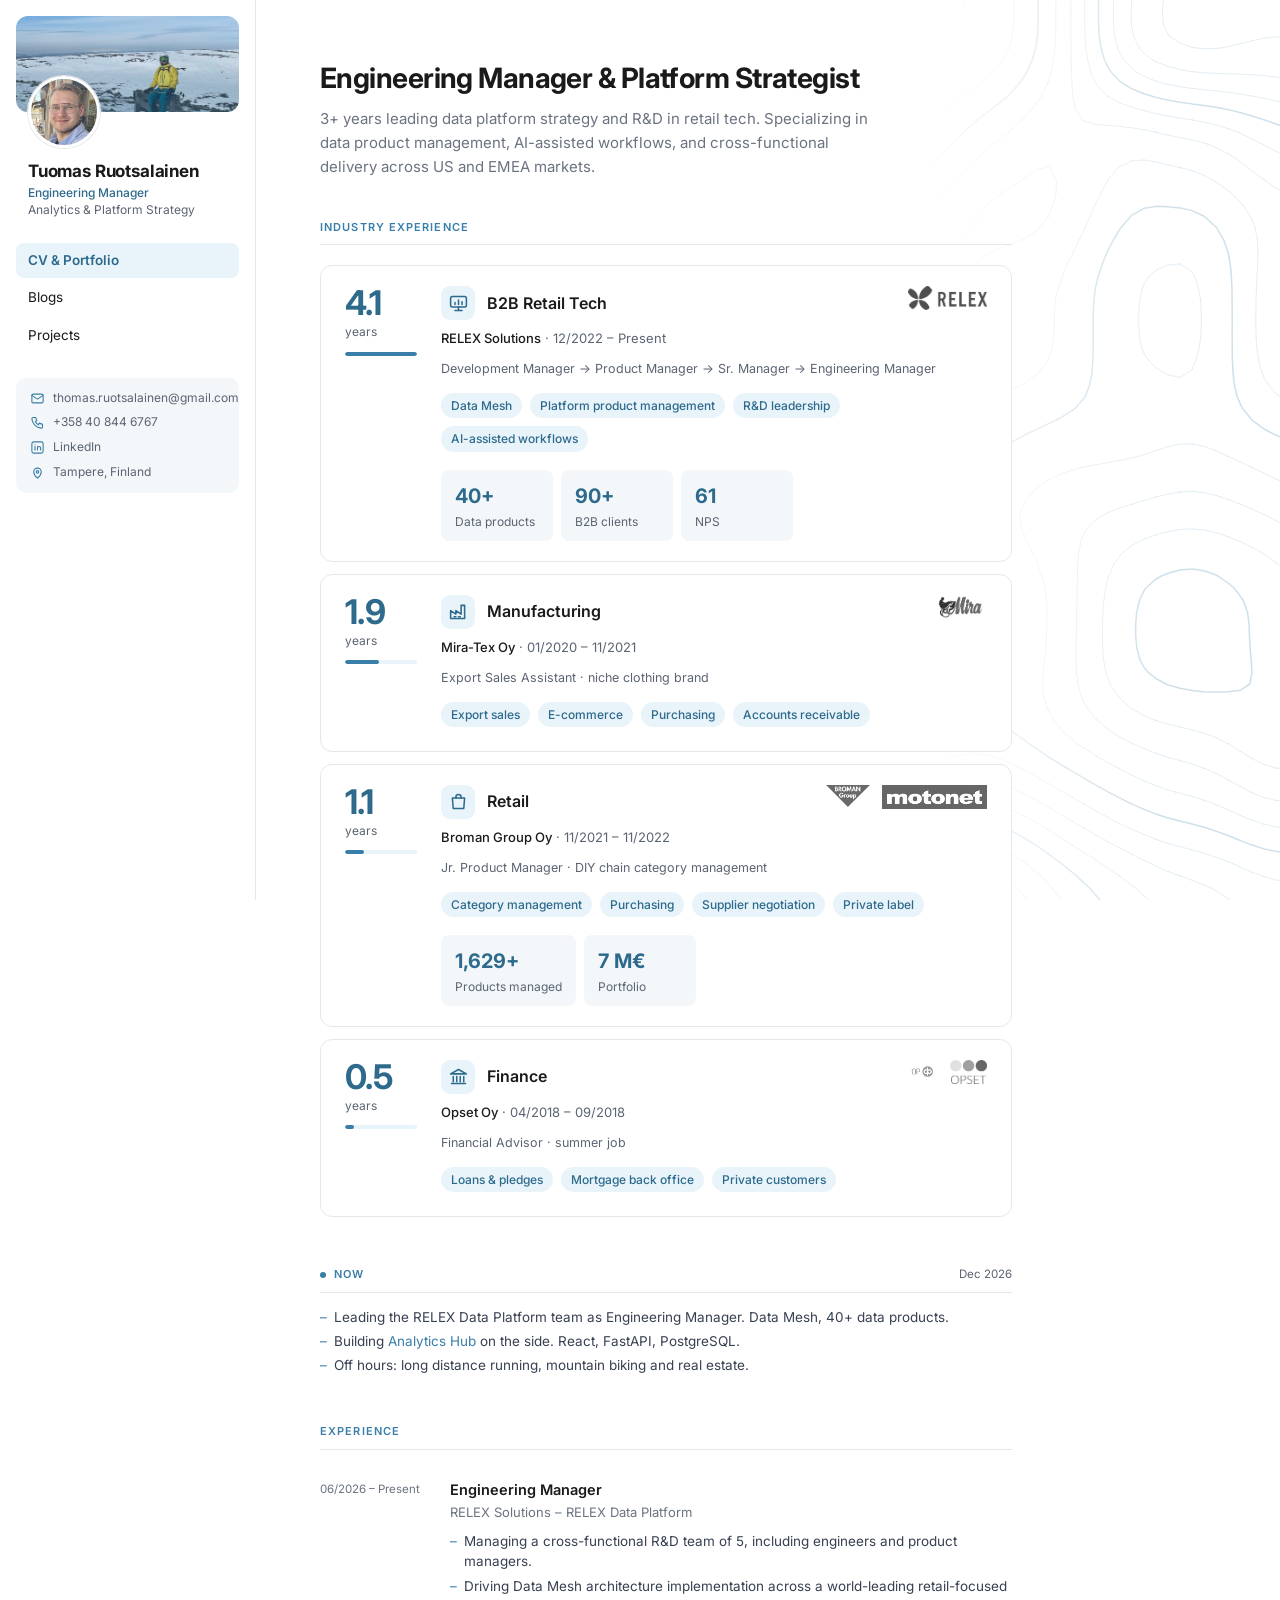
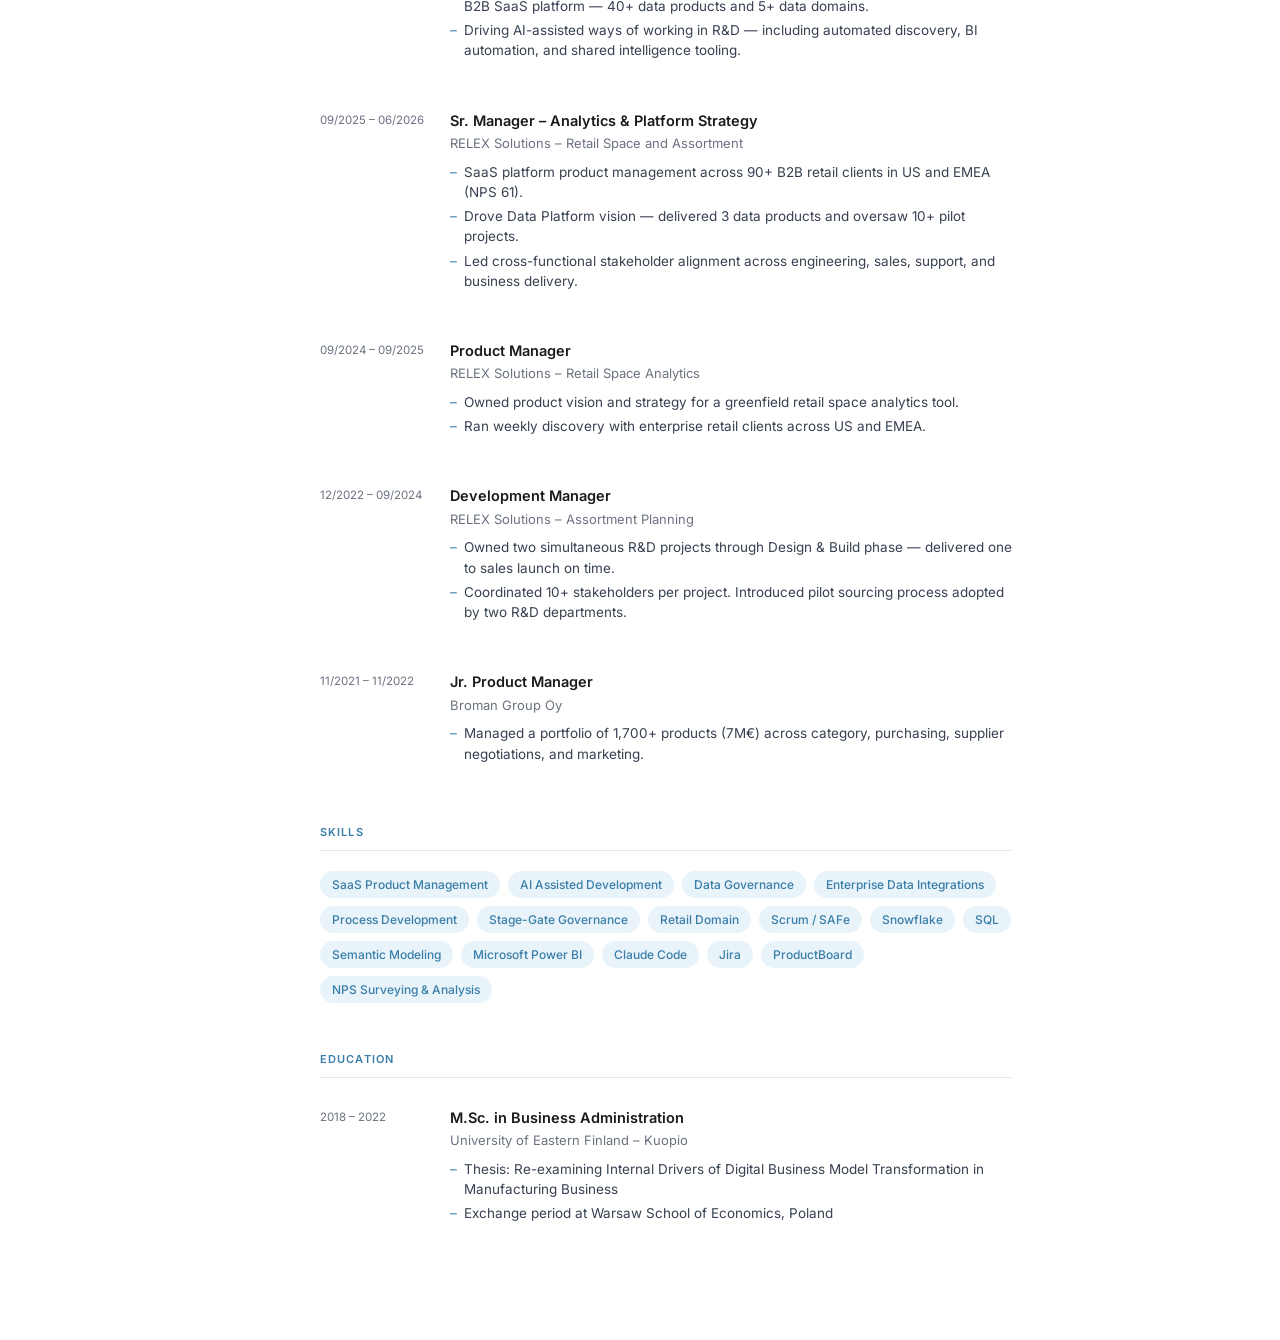
<file: index.html>
<!DOCTYPE html>
<html lang="en">
<head>
  <meta charset="UTF-8">
  <meta name="viewport" content="width=device-width, initial-scale=1.0">
  <title>Tuomas Ruotsalainen</title>
  <meta property="og:title" content="Tuomas Ruotsalainen – Engineering Manager & Platform Strategist">
  <meta property="og:description" content="3+ years leading data platform strategy and R&D in retail tech. Specializing in data product management, AI-assisted workflows, and cross-functional delivery.">
  <meta property="og:image" content="https://tuomasruotsalainen.fi/photo.JPG">
  <meta property="og:url" content="https://tuomasruotsalainen.fi/">
  <meta property="og:type" content="website">
  <meta name="referrer" content="strict-origin-when-cross-origin">
  <meta http-equiv="X-Frame-Options" content="SAMEORIGIN">
  <link rel="preconnect" href="https://fonts.googleapis.com">
  <link href="https://fonts.googleapis.com/css2?family=Inter:wght@400;500;600;700&display=swap" rel="stylesheet">
  <link rel="stylesheet" href="style.css">
</head>
<body>

  <!-- Decorative contour lines (right side, wide screens only) -->
  <canvas id="contours" class="contours" aria-hidden="true"></canvas>

  <!-- SIDEBAR -->
  <aside class="sidebar">
    <div class="sidebar-cover"></div>
    <div class="sidebar-inner">
      <img class="sidebar-photo" src="photo.JPG" alt="Tuomas Ruotsalainen">
      <div class="sidebar-name">Tuomas Ruotsalainen</div>
      <div class="sidebar-title"><strong>Engineering Manager</strong>Analytics &amp; Platform Strategy</div>

      <nav class="sidebar-nav" aria-label="Main">
        <a href="index.html" class="nav-link active" aria-current="page">CV &amp; Portfolio</a>
        <a href="blog.html" class="nav-link">Blogs</a>
        <a href="projects.html" class="nav-link">Projects</a>
      </nav>

      <ul class="sidebar-contact">
        <li><a href="mailto:thomas.ruotsalainen@gmail.com"><svg viewBox="0 0 24 24" focusable="false" aria-hidden="true"><rect x="3" y="5" width="18" height="14" rx="2"/><path d="m3 7 9 6 9-6"/></svg><span>thomas.ruotsalainen@gmail.com</span></a></li>
        <li><a href="tel:+358408446767"><svg viewBox="0 0 24 24" focusable="false" aria-hidden="true"><path d="M5 4h4l2 5-2.5 1.5a11 11 0 0 0 5 5L15 13l5 2v4a2 2 0 0 1-2 2A16 16 0 0 1 3 6a2 2 0 0 1 2-2z"/></svg><span>+358 40 844 6767</span></a></li>
        <li><a href="https://linkedin.com/in/tuomas-ruotsalainen" target="_blank" rel="noopener noreferrer"><svg viewBox="0 0 24 24" focusable="false" aria-hidden="true"><rect x="3" y="3" width="18" height="18" rx="3"/><path d="M8 10.5V16M8 7.6v.01M12 16v-5.5M12 13a2.5 2.5 0 0 1 5 0v3"/></svg><span>LinkedIn</span></a></li>
        <li class="sidebar-contact__place"><svg viewBox="0 0 24 24" focusable="false" aria-hidden="true"><path d="M12 21s-6-5.2-6-10a6 6 0 0 1 12 0c0 4.8-6 10-6 10z"/><circle cx="12" cy="11" r="2"/></svg><span>Tampere, Finland</span></li>
      </ul>
    </div>
  </aside>

  <!-- MAIN -->
  <main class="main">

    <div class="page-header">
      <h1>Engineering Manager & Platform Strategist</h1>
      <p class="lead">3+ years leading data platform strategy and R&D in retail tech. Specializing in data product management, AI-assisted workflows, and cross-functional delivery across US and EMEA markets.</p>
    </div>

    <!-- INDUSTRY EXPERIENCE -->
    <section class="section" aria-labelledby="industries-title">
      <h2 class="section-title" id="industries-title">Industry experience</h2>
      <div class="industries">

        <article class="industry reveal" data-start="2022-12" data-end="present">
          <div class="industry__years">
            <span class="industry__num">3.9</span>
            <span class="industry__unit">years</span>
            <span class="industry__bar"><span style="width: 100%;"></span></span>
          </div>
          <div class="industry__head">
            <div class="industry__title">
              <span class="industry__icon" aria-hidden="true"><svg viewBox="0 0 24 24" focusable="false"><rect x="3" y="4" width="18" height="12" rx="2"/><path d="M8 20h8M12 16v4"/><path d="M8 13v-2M12 13V8M16 13v-3"/></svg></span>
              <h3 class="industry__name">B2B Retail Tech</h3>
            </div>
            <p class="industry__company"><strong>RELEX Solutions</strong> <span class="industry__dates">12/2022 – Present</span></p>
          </div>
          <img class="industry__logo" src="assets/logos/relex.png" alt="" width="79" height="24" loading="lazy" decoding="async">
          <p class="industry__roles">Development Manager → Product Manager → Sr. Manager → Engineering Manager</p>
          <ul class="industry__chips">
            <li>Data Mesh</li>
            <li>Platform product management</li>
            <li>R&D leadership</li>
            <li>AI-assisted workflows</li>
          </ul>
          <dl class="industry__kpis">
            <div class="kpi">
              <dt>Data products</dt>
              <dd class="kpi__value" data-target="40" data-suffix="+">40+</dd>
            </div>
            <div class="kpi">
              <dt>B2B clients</dt>
              <dd class="kpi__value" data-target="90" data-suffix="+">90+</dd>
            </div>
            <div class="kpi">
              <dt>NPS</dt>
              <dd class="kpi__value" data-target="61" data-suffix="">61</dd>
            </div>
          </dl>
        </article>

        <article class="industry reveal" data-start="2020-01" data-end="2021-11">
          <div class="industry__years">
            <span class="industry__num">1.9</span>
            <span class="industry__unit">years</span>
            <span class="industry__bar"><span style="width: 48.9%;"></span></span>
          </div>
          <div class="industry__head">
            <div class="industry__title">
              <span class="industry__icon" aria-hidden="true"><svg viewBox="0 0 24 24" focusable="false"><path d="M3 20V11l6 4v-4l6 4V5h4v15H3z"/><path d="M7 18h2M12 18h2"/></svg></span>
              <h3 class="industry__name">Manufacturing</h3>
            </div>
            <p class="industry__company"><strong>Mira-Tex Oy</strong> <span class="industry__dates">01/2020 – 11/2021</span></p>
          </div>
          <img class="industry__logo" src="assets/logos/mira-tex.png" alt="" width="51" height="24" loading="lazy" decoding="async">
          <p class="industry__roles">Export Sales Assistant · niche clothing brand</p>
          <ul class="industry__chips">
            <li>Export sales</li>
            <li>E-commerce</li>
            <li>Purchasing</li>
            <li>Accounts receivable</li>
          </ul>
        </article>

        <article class="industry reveal" data-start="2021-11" data-end="2022-11">
          <div class="industry__years">
            <span class="industry__num">1.1</span>
            <span class="industry__unit">years</span>
            <span class="industry__bar"><span style="width: 27.7%;"></span></span>
          </div>
          <div class="industry__head">
            <div class="industry__title">
              <span class="industry__icon" aria-hidden="true"><svg viewBox="0 0 24 24" focusable="false"><path d="M5 8h14l-1 12H6L5 8z"/><path d="M9 8V7a3 3 0 0 1 6 0v1"/></svg></span>
              <h3 class="industry__name">Retail</h3>
            </div>
            <p class="industry__company"><strong>Broman Group Oy</strong> <span class="industry__dates">11/2021 – 11/2022</span></p>
          </div>
          <div class="industry__logo-group">
            <img class="industry__logo" src="assets/logos/broman-group.png" alt="" width="48" height="24" loading="lazy" decoding="async">
            <img class="industry__logo" src="assets/logos/motonet.png" alt="" width="105" height="24" loading="lazy" decoding="async">
          </div>
          <p class="industry__roles">Jr. Product Manager · DIY chain category management</p>
          <ul class="industry__chips">
            <li>Category management</li>
            <li>Purchasing</li>
            <li>Supplier negotiation</li>
            <li>Private label</li>
          </ul>
          <dl class="industry__kpis">
            <div class="kpi">
              <dt>Products managed</dt>
              <dd class="kpi__value" data-target="1700" data-suffix="+">1,700+</dd>
            </div>
            <div class="kpi">
              <dt>Portfolio</dt>
              <dd class="kpi__value" data-target="7" data-suffix=" M€">7 M€</dd>
            </div>
          </dl>
        </article>

        <article class="industry reveal" data-start="2018-04" data-end="2018-09">
          <div class="industry__years">
            <span class="industry__num">0.5</span>
            <span class="industry__unit">years</span>
            <span class="industry__bar"><span style="width: 12.8%;"></span></span>
          </div>
          <div class="industry__head">
            <div class="industry__title">
              <span class="industry__icon" aria-hidden="true"><svg viewBox="0 0 24 24" focusable="false"><path d="M3 9l9-5 9 5H3z"/><path d="M6 12v6M10 12v6M14 12v6M18 12v6"/><path d="M4 20h16"/></svg></span>
              <h3 class="industry__name">Finance</h3>
            </div>
            <p class="industry__company"><strong>Opset Oy</strong> <span class="industry__dates">04/2018 – 09/2018</span></p>
          </div>
          <div class="industry__logo-group">
            <img class="industry__logo" src="assets/logos/op-group.png" alt="" width="36" height="24" loading="lazy" decoding="async">
            <img class="industry__logo" src="assets/logos/opset.png" alt="" width="37" height="24" loading="lazy" decoding="async">
          </div>
          <p class="industry__roles">Financial Advisor · summer job</p>
          <ul class="industry__chips">
            <li>Loans &amp; pledges</li>
            <li>Mortgage back office</li>
            <li>Private customers</li>
          </ul>
        </article>

      </div>
    </section>

    <!-- NOW (inline section on small screens, sticky card on wide screens) -->
    <section class="section now reveal" aria-labelledby="now-title">
      <div class="now__head">
        <h2 class="now__title" id="now-title"><span class="now__dot" aria-hidden="true"></span>Now</h2>
        <time class="now__date" datetime="2026-10">Oct 2026</time>
      </div>
      <ul class="job-bullets now__list">
        <li>Leading the RELEX Data Platform team as Engineering Manager. Data Mesh, 40+ data products.</li>
        <li>Building <a href="projects.html">Analytics Hub</a> on the side. React, FastAPI, PostgreSQL.</li>
        <li>Off hours: long distance running, mountain biking and real estate.</li>
      </ul>
    </section>

    <!-- EXPERIENCE -->
    <div class="section reveal">
      <div class="section-title">Experience</div>

      <div class="job">
        <div class="job-date">06/2026 – Present</div>
        <div class="job-content">
          <div class="job-title">Engineering Manager</div>
          <div class="job-company">RELEX Solutions – RELEX Data Platform</div>
          <ul class="job-bullets">
            <li>Managing a cross-functional R&D team of 5, including engineers and product managers.</li>
            <li>Driving Data Mesh architecture implementation across a world-leading retail-focused B2B SaaS platform — 40+ data products and 5+ data domains.</li>
            <li>Driving AI-assisted ways of working in R&D — including automated discovery, BI automation, and shared intelligence tooling.</li>
          </ul>
        </div>
      </div>

      <div class="job">
        <div class="job-date">09/2025 – 06/2026</div>
        <div class="job-content">
          <div class="job-title">Sr. Manager – Analytics & Platform Strategy</div>
          <div class="job-company">RELEX Solutions – Retail Space and Assortment</div>
          <ul class="job-bullets">
            <li>SaaS platform product management across 90+ B2B retail clients in US and EMEA (NPS 61).</li>
            <li>Drove Data Platform vision — delivered 3 data products and oversaw 10+ pilot projects.</li>
            <li>Led cross-functional stakeholder alignment across engineering, sales, support, and business delivery.</li>
          </ul>
        </div>
      </div>

      <div class="job">
        <div class="job-date">09/2024 – 09/2025</div>
        <div class="job-content">
          <div class="job-title">Product Manager</div>
          <div class="job-company">RELEX Solutions – Retail Space Analytics</div>
          <ul class="job-bullets">
            <li>Owned product vision and strategy for a greenfield retail space analytics tool.</li>
            <li>Ran weekly discovery with enterprise retail clients across US and EMEA.</li>
          </ul>
        </div>
      </div>

      <div class="job">
        <div class="job-date">12/2022 – 09/2024</div>
        <div class="job-content">
          <div class="job-title">Development Manager</div>
          <div class="job-company">RELEX Solutions – Assortment Planning</div>
          <ul class="job-bullets">
            <li>Owned two simultaneous R&D projects through Design & Build phase — delivered one to sales launch on time.</li>
            <li>Coordinated 10+ stakeholders per project. Introduced pilot sourcing process adopted by two R&D departments.</li>
          </ul>
        </div>
      </div>

      <div class="job">
        <div class="job-date">11/2021 – 11/2022</div>
        <div class="job-content">
          <div class="job-title">Jr. Product Manager</div>
          <div class="job-company">Broman Group Oy</div>
          <ul class="job-bullets">
            <li>Managed a portfolio of 1,700+ products (7M€) across category, purchasing, supplier negotiations, and marketing.</li>
          </ul>
        </div>
      </div>
    </div>

    <!-- SKILLS -->
    <div class="section reveal">
      <div class="section-title">Skills</div>
      <div class="skill-grid">
        <span class="skill-tag">SaaS Product Management</span>
        <span class="skill-tag">AI Assisted Development</span>
        <span class="skill-tag">Data Governance</span>
        <span class="skill-tag">Enterprise Data Integrations</span>
        <span class="skill-tag">Process Development</span>
        <span class="skill-tag">Stage-Gate Governance</span>
        <span class="skill-tag">Retail Domain</span>
        <span class="skill-tag">Scrum / SAFe</span>
        <span class="skill-tag">Snowflake</span>
        <span class="skill-tag">SQL</span>
        <span class="skill-tag">Semantic Modeling</span>
        <span class="skill-tag">Microsoft Power BI</span>
        <span class="skill-tag">Claude Code</span>
        <span class="skill-tag">Jira</span>
        <span class="skill-tag">ProductBoard</span>
        <span class="skill-tag">NPS Surveying & Analysis</span>
      </div>
    </div>

    <!-- EDUCATION -->
    <div class="section reveal">
      <div class="section-title">Education</div>
      <div class="job">
        <div class="job-date">2018 – 2022</div>
        <div class="job-content">
          <div class="job-title">M.Sc. in Business Administration</div>
          <div class="job-company">University of Eastern Finland – Kuopio</div>
          <ul class="job-bullets">
            <li>Thesis: Re-examining Internal Drivers of Digital Business Model Transformation in Manufacturing Business</li>
            <li>Exchange period at Warsaw School of Economics, Poland</li>
          </ul>
        </div>
      </div>
    </div>

  </main>
  <script src="interactions.js"></script>
  <script src="contours.js" defer></script>
</body>
</html>
</file>
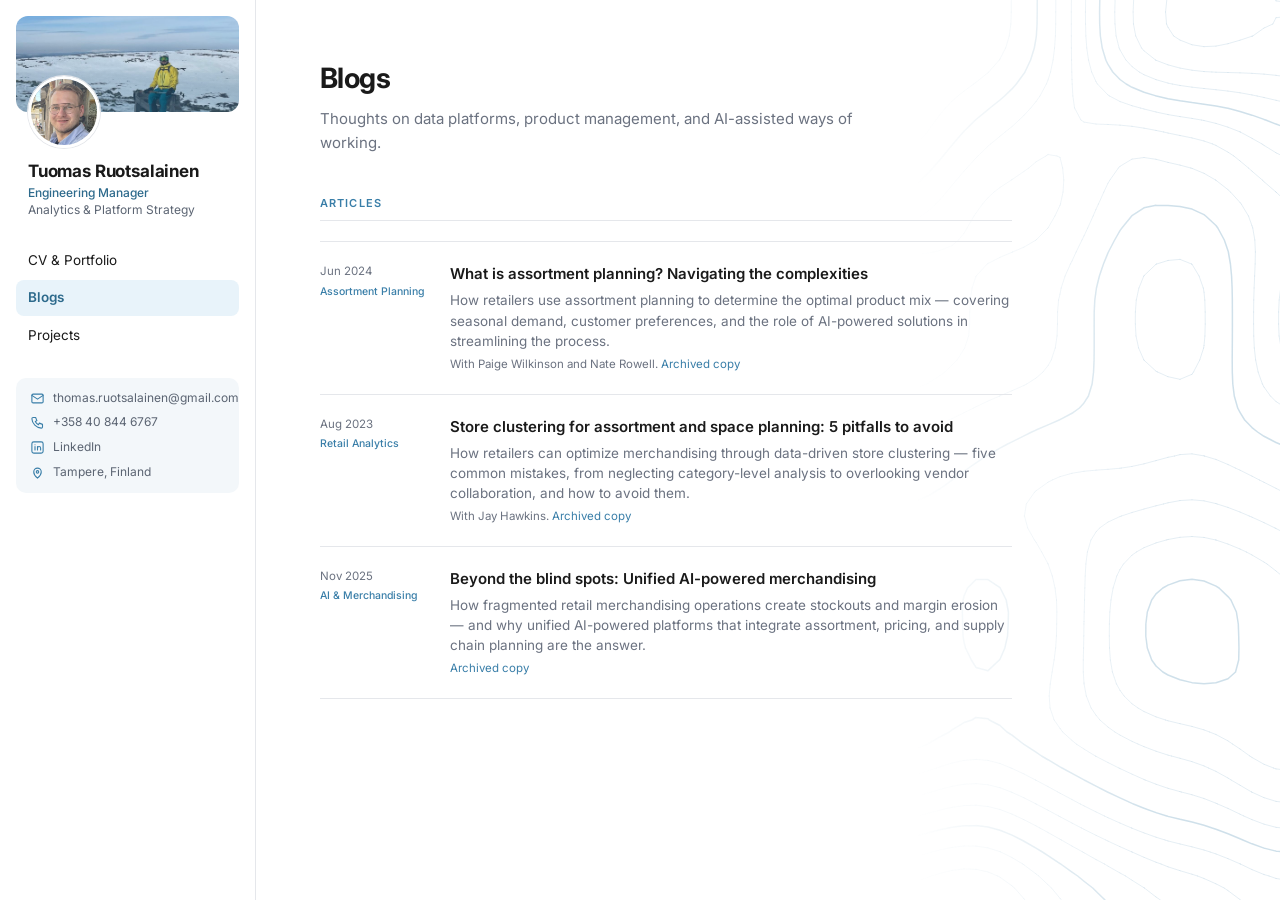
<file: blog.html>
<!DOCTYPE html>
<html lang="en">
<head>
  <meta charset="UTF-8">
  <meta name="viewport" content="width=device-width, initial-scale=1.0">
  <title>Blogs – Tuomas Ruotsalainen</title>
  <meta property="og:title" content="Blogs – Tuomas Ruotsalainen">
  <meta property="og:description" content="Thoughts on data platforms, product management, and AI-assisted ways of working.">
  <meta property="og:image" content="https://tuomasruotsalainen.fi/photo.JPG">
  <meta property="og:url" content="https://tuomasruotsalainen.fi/blog.html">
  <meta property="og:type" content="website">
  <meta name="referrer" content="strict-origin-when-cross-origin">
  <meta http-equiv="X-Frame-Options" content="SAMEORIGIN">
  <link rel="preconnect" href="https://fonts.googleapis.com">
  <link href="https://fonts.googleapis.com/css2?family=Inter:wght@400;500;600;700&display=swap" rel="stylesheet">
  <link rel="stylesheet" href="style.css">
</head>
<body>

  <!-- Decorative contour lines (right side, wide screens only) -->
  <canvas id="contours" class="contours" aria-hidden="true"></canvas>

  <aside class="sidebar">
    <div class="sidebar-cover"></div>
    <div class="sidebar-inner">
      <img class="sidebar-photo" src="photo.JPG" alt="Tuomas Ruotsalainen">
      <div class="sidebar-name">Tuomas Ruotsalainen</div>
      <div class="sidebar-title"><strong>Engineering Manager</strong>Analytics &amp; Platform Strategy</div>

      <nav class="sidebar-nav" aria-label="Main">
        <a href="index.html" class="nav-link">CV &amp; Portfolio</a>
        <a href="blog.html" class="nav-link active" aria-current="page">Blogs</a>
        <a href="projects.html" class="nav-link">Projects</a>
      </nav>

      <ul class="sidebar-contact">
        <li><a href="mailto:thomas.ruotsalainen@gmail.com"><svg viewBox="0 0 24 24" focusable="false" aria-hidden="true"><rect x="3" y="5" width="18" height="14" rx="2"/><path d="m3 7 9 6 9-6"/></svg><span>thomas.ruotsalainen@gmail.com</span></a></li>
        <li><a href="tel:+358408446767"><svg viewBox="0 0 24 24" focusable="false" aria-hidden="true"><path d="M5 4h4l2 5-2.5 1.5a11 11 0 0 0 5 5L15 13l5 2v4a2 2 0 0 1-2 2A16 16 0 0 1 3 6a2 2 0 0 1 2-2z"/></svg><span>+358 40 844 6767</span></a></li>
        <li><a href="https://linkedin.com/in/tuomas-ruotsalainen" target="_blank" rel="noopener noreferrer"><svg viewBox="0 0 24 24" focusable="false" aria-hidden="true"><rect x="3" y="3" width="18" height="18" rx="3"/><path d="M8 10.5V16M8 7.6v.01M12 16v-5.5M12 13a2.5 2.5 0 0 1 5 0v3"/></svg><span>LinkedIn</span></a></li>
        <li class="sidebar-contact__place"><svg viewBox="0 0 24 24" focusable="false" aria-hidden="true"><path d="M12 21s-6-5.2-6-10a6 6 0 0 1 12 0c0 4.8-6 10-6 10z"/><circle cx="12" cy="11" r="2"/></svg><span>Tampere, Finland</span></li>
      </ul>
    </div>
  </aside>

  <main class="main">

    <div class="page-header">
      <h1>Blogs</h1>
      <p class="lead">Thoughts on data platforms, product management, and AI-assisted ways of working.</p>
    </div>

    <div class="section">
      <div class="section-title">Articles</div>

      <div class="blog-list">

        <div class="blog-item reveal">
          <div class="blog-meta">
            <div class="blog-date">Jun 2024</div>
            <div class="blog-tag">Assortment Planning</div>
          </div>
          <div class="blog-content">
            <div class="blog-title">
              <a href="https://www.relexsolutions.com/resources/assortment-planning/" target="_blank" rel="noopener noreferrer">What is assortment planning? Navigating the complexities</a>
            </div>
            <div class="blog-excerpt">How retailers use assortment planning to determine the optimal product mix — covering seasonal demand, customer preferences, and the role of AI-powered solutions in streamlining the process.</div>
            <div style="font-size: 11.5px; color: var(--muted); margin-top: 4px;">With Paige Wilkinson and Nate Rowell. <a href="https://web.archive.org/web/20261010102646/https://www.relexsolutions.com/resources/assortment-planning/" target="_blank" rel="noopener noreferrer">Archived copy</a></div>
          </div>
        </div>

        <div class="blog-item reveal">
          <div class="blog-meta">
            <div class="blog-date">Aug 2023</div>
            <div class="blog-tag">Retail Analytics</div>
          </div>
          <div class="blog-content">
            <div class="blog-title">
              <a href="https://www.relexsolutions.com/resources/store-clustering-pitfalls-and-how-to-avoid-them/" target="_blank" rel="noopener noreferrer">Store clustering for assortment and space planning: 5 pitfalls to avoid</a>
            </div>
            <div class="blog-excerpt">How retailers can optimize merchandising through data-driven store clustering — five common mistakes, from neglecting category-level analysis to overlooking vendor collaboration, and how to avoid them.</div>
            <div style="font-size: 11.5px; color: var(--muted); margin-top: 4px;">With Jay Hawkins. <a href="https://web.archive.org/web/20261010102725/https://www.relexsolutions.com/resources/store-clustering-pitfalls-and-how-to-avoid-them/" target="_blank" rel="noopener noreferrer">Archived copy</a></div>
          </div>
        </div>

        <div class="blog-item reveal">
          <div class="blog-meta">
            <div class="blog-date">Nov 2025</div>
            <div class="blog-tag">AI & Merchandising</div>
          </div>
          <div class="blog-content">
            <div class="blog-title">
              <a href="https://www.relexsolutions.com/resources/unified-ai-powered-merchandising/" target="_blank" rel="noopener noreferrer">Beyond the blind spots: Unified AI-powered merchandising</a>
            </div>
            <div class="blog-excerpt">How fragmented retail merchandising operations create stockouts and margin erosion — and why unified AI-powered platforms that integrate assortment, pricing, and supply chain planning are the answer.</div>
            <div style="font-size: 11.5px; color: var(--muted); margin-top: 4px;"><a href="https://web.archive.org/web/20261010102832/https://www.relexsolutions.com/resources/unified-ai-powered-merchandising/" target="_blank" rel="noopener noreferrer">Archived copy</a></div>
          </div>
        </div>

      </div>
    </div>

  </main>
  <script src="interactions.js"></script>
  <script src="contours.js" defer></script>
</body>
</html>
</file>
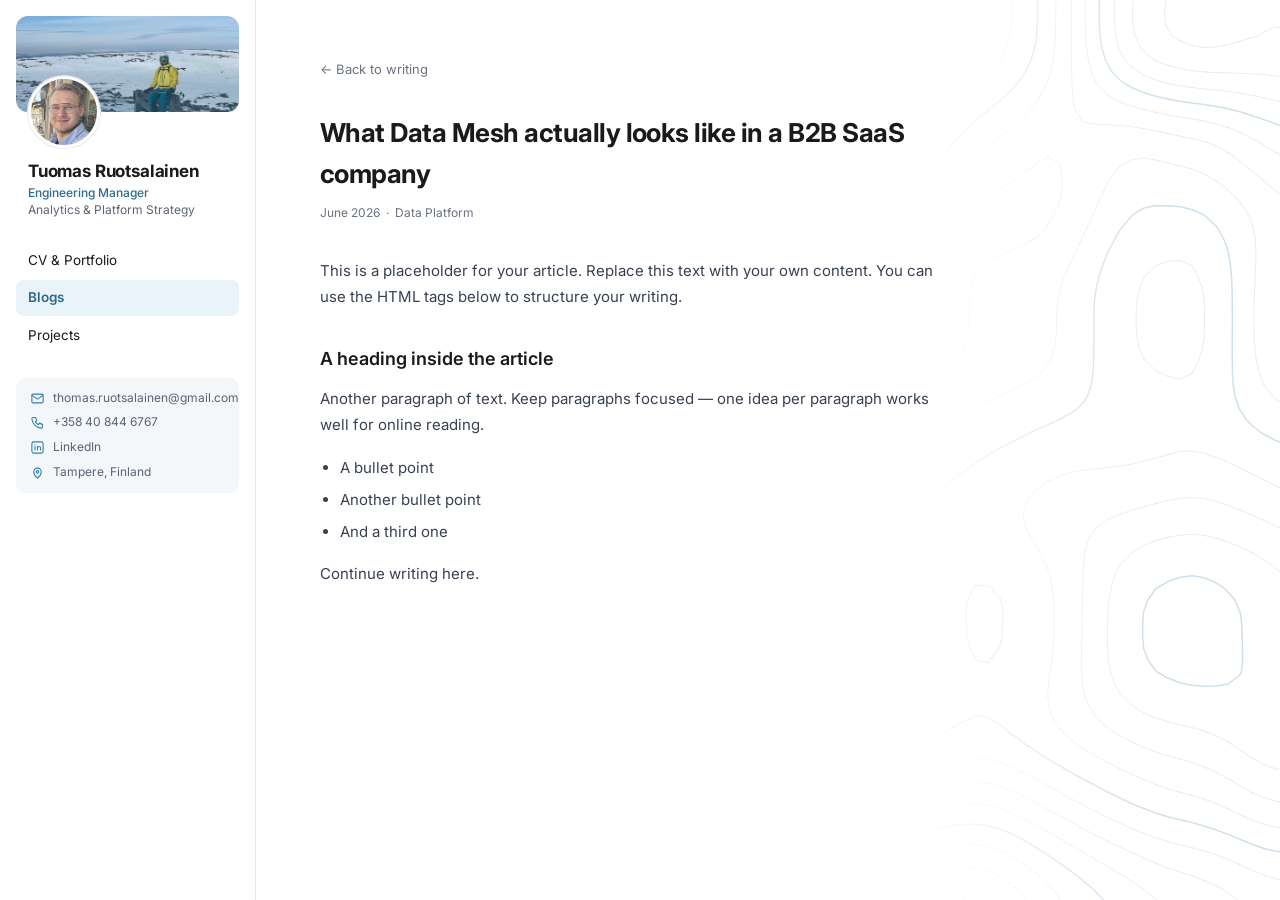
<file: post-1.html>
<!DOCTYPE html>
<html lang="en">
<head>
  <meta charset="UTF-8">
  <meta name="viewport" content="width=device-width, initial-scale=1.0">
  <title>What Data Mesh actually looks like – Tuomas Ruotsalainen</title>
  <link rel="preconnect" href="https://fonts.googleapis.com">
  <link href="https://fonts.googleapis.com/css2?family=Inter:wght@400;500;600;700&display=swap" rel="stylesheet">
  <link rel="stylesheet" href="style.css">
</head>
<body>

  <!-- Decorative contour lines (right side, wide screens only) -->
  <canvas id="contours" class="contours" aria-hidden="true"></canvas>

  <aside class="sidebar">
    <div class="sidebar-cover"></div>
    <div class="sidebar-inner">
      <img class="sidebar-photo" src="photo.JPG" alt="Tuomas Ruotsalainen">
      <div class="sidebar-name">Tuomas Ruotsalainen</div>
      <div class="sidebar-title"><strong>Engineering Manager</strong>Analytics &amp; Platform Strategy</div>

      <nav class="sidebar-nav" aria-label="Main">
        <a href="index.html" class="nav-link">CV &amp; Portfolio</a>
        <a href="blog.html" class="nav-link active" aria-current="page">Blogs</a>
        <a href="projects.html" class="nav-link">Projects</a>
      </nav>

      <ul class="sidebar-contact">
        <li><a href="mailto:thomas.ruotsalainen@gmail.com"><svg viewBox="0 0 24 24" focusable="false" aria-hidden="true"><rect x="3" y="5" width="18" height="14" rx="2"/><path d="m3 7 9 6 9-6"/></svg><span>thomas.ruotsalainen@gmail.com</span></a></li>
        <li><a href="tel:+358408446767"><svg viewBox="0 0 24 24" focusable="false" aria-hidden="true"><path d="M5 4h4l2 5-2.5 1.5a11 11 0 0 0 5 5L15 13l5 2v4a2 2 0 0 1-2 2A16 16 0 0 1 3 6a2 2 0 0 1 2-2z"/></svg><span>+358 40 844 6767</span></a></li>
        <li><a href="https://linkedin.com/in/tuomas-ruotsalainen" target="_blank" rel="noopener noreferrer"><svg viewBox="0 0 24 24" focusable="false" aria-hidden="true"><rect x="3" y="3" width="18" height="18" rx="3"/><path d="M8 10.5V16M8 7.6v.01M12 16v-5.5M12 13a2.5 2.5 0 0 1 5 0v3"/></svg><span>LinkedIn</span></a></li>
        <li class="sidebar-contact__place"><svg viewBox="0 0 24 24" focusable="false" aria-hidden="true"><path d="M12 21s-6-5.2-6-10a6 6 0 0 1 12 0c0 4.8-6 10-6 10z"/><circle cx="12" cy="11" r="2"/></svg><span>Tampere, Finland</span></li>
      </ul>
    </div>
  </aside>

  <main class="main">
    <a href="blog.html" class="back-link">← Back to writing</a>

    <div class="post-header">
      <h1>What Data Mesh actually looks like in a B2B SaaS company</h1>
      <div class="post-meta">June 2026 &nbsp;·&nbsp; Data Platform</div>
    </div>

    <div class="post-body reveal">
      <p>
        <!-- Kirjoita artikkelisi tähän. Poista tai korvaa tämä placeholder-teksti. -->
        This is a placeholder for your article. Replace this text with your own content.
        You can use the HTML tags below to structure your writing.
      </p>

      <h2>A heading inside the article</h2>
      <p>
        Another paragraph of text. Keep paragraphs focused — one idea per paragraph works well for online reading.
      </p>

      <ul>
        <li>A bullet point</li>
        <li>Another bullet point</li>
        <li>And a third one</li>
      </ul>

      <p>
        Continue writing here.
      </p>
    </div>
  </main>
  <script src="interactions.js"></script>
  <script src="contours.js" defer></script>
</body>
</html>
</file>
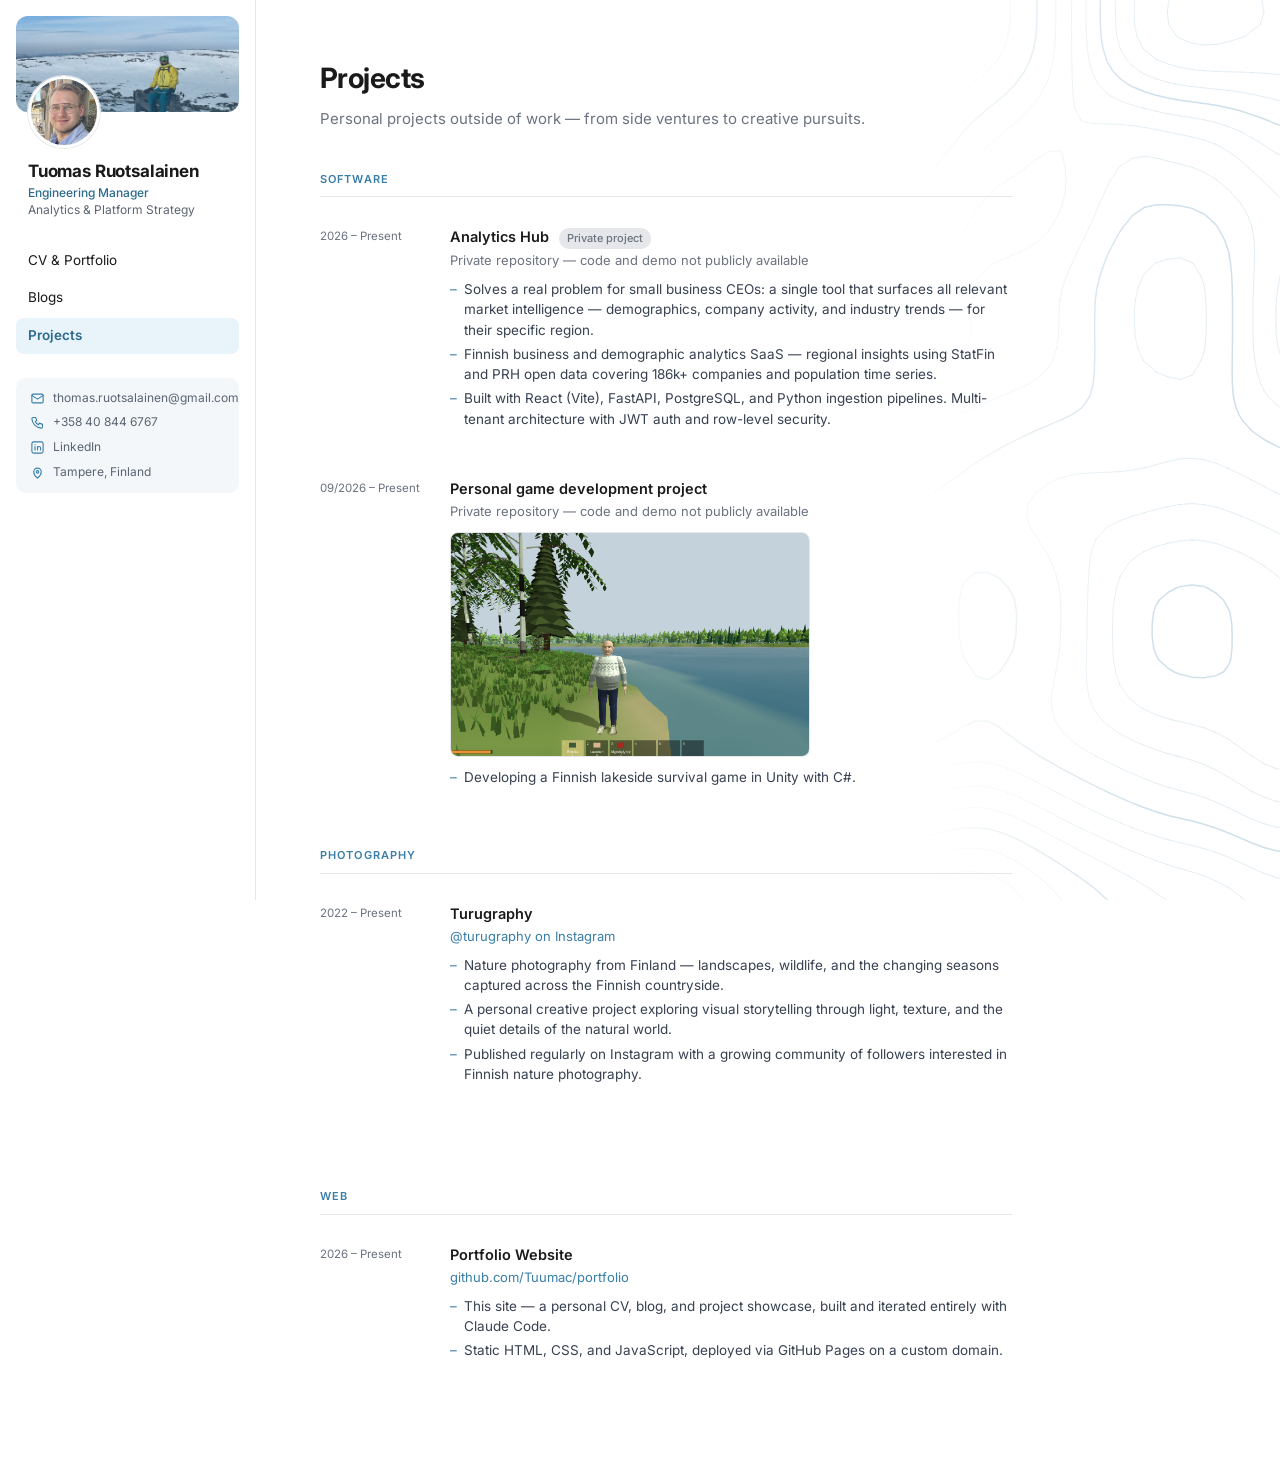
<file: projects.html>
<!DOCTYPE html>
<html lang="en">
<head>
  <meta charset="UTF-8">
  <meta name="viewport" content="width=device-width, initial-scale=1.0">
  <title>Projects – Tuomas Ruotsalainen</title>
  <meta property="og:title" content="Projects – Tuomas Ruotsalainen">
  <meta property="og:description" content="Personal projects outside of work — from side ventures to creative pursuits.">
  <meta property="og:image" content="https://tuomasruotsalainen.fi/photo.JPG">
  <meta property="og:url" content="https://tuomasruotsalainen.fi/projects.html">
  <meta property="og:type" content="website">
  <meta name="referrer" content="strict-origin-when-cross-origin">
  <meta http-equiv="X-Frame-Options" content="SAMEORIGIN">
  <link rel="preconnect" href="https://fonts.googleapis.com">
  <link href="https://fonts.googleapis.com/css2?family=Inter:wght@400;500;600;700&display=swap" rel="stylesheet">
  <link rel="stylesheet" href="style.css">
</head>
<body>

  <!-- Decorative contour lines (right side, wide screens only) -->
  <canvas id="contours" class="contours" aria-hidden="true"></canvas>

  <aside class="sidebar">
    <div class="sidebar-cover"></div>
    <div class="sidebar-inner">
      <img class="sidebar-photo" src="photo.JPG" alt="Tuomas Ruotsalainen">
      <div class="sidebar-name">Tuomas Ruotsalainen</div>
      <div class="sidebar-title"><strong>Engineering Manager</strong>Analytics &amp; Platform Strategy</div>

      <nav class="sidebar-nav" aria-label="Main">
        <a href="index.html" class="nav-link">CV &amp; Portfolio</a>
        <a href="blog.html" class="nav-link">Blogs</a>
        <a href="projects.html" class="nav-link active" aria-current="page">Projects</a>
      </nav>

      <ul class="sidebar-contact">
        <li><a href="mailto:thomas.ruotsalainen@gmail.com"><svg viewBox="0 0 24 24" focusable="false" aria-hidden="true"><rect x="3" y="5" width="18" height="14" rx="2"/><path d="m3 7 9 6 9-6"/></svg><span>thomas.ruotsalainen@gmail.com</span></a></li>
        <li><a href="tel:+358408446767"><svg viewBox="0 0 24 24" focusable="false" aria-hidden="true"><path d="M5 4h4l2 5-2.5 1.5a11 11 0 0 0 5 5L15 13l5 2v4a2 2 0 0 1-2 2A16 16 0 0 1 3 6a2 2 0 0 1 2-2z"/></svg><span>+358 40 844 6767</span></a></li>
        <li><a href="https://linkedin.com/in/tuomas-ruotsalainen" target="_blank" rel="noopener noreferrer"><svg viewBox="0 0 24 24" focusable="false" aria-hidden="true"><rect x="3" y="3" width="18" height="18" rx="3"/><path d="M8 10.5V16M8 7.6v.01M12 16v-5.5M12 13a2.5 2.5 0 0 1 5 0v3"/></svg><span>LinkedIn</span></a></li>
        <li class="sidebar-contact__place"><svg viewBox="0 0 24 24" focusable="false" aria-hidden="true"><path d="M12 21s-6-5.2-6-10a6 6 0 0 1 12 0c0 4.8-6 10-6 10z"/><circle cx="12" cy="11" r="2"/></svg><span>Tampere, Finland</span></li>
      </ul>
    </div>
  </aside>

  <main class="main">

    <div class="page-header">
      <h1>Projects</h1>
      <p class="lead">Personal projects outside of work — from side ventures to creative pursuits.</p>
    </div>

    <div class="section reveal">
      <div class="section-title">Software</div>

      <div class="job">
        <div class="job-date">2026 – Present</div>
        <div class="job-content">
          <div class="job-title">Analytics Hub <span class="private-tag">Private project</span></div>
          <div class="job-company">Private repository — code and demo not publicly available</div>
          <ul class="job-bullets">
            <li>Solves a real problem for small business CEOs: a single tool that surfaces all relevant market intelligence — demographics, company activity, and industry trends — for their specific region.</li>
            <li>Finnish business and demographic analytics SaaS — regional insights using StatFin and PRH open data covering 186k+ companies and population time series.</li>
            <li>Built with React (Vite), FastAPI, PostgreSQL, and Python ingestion pipelines. Multi-tenant architecture with JWT auth and row-level security.</li>
          </ul>
        </div>
      </div>

      <article class="job project-game">
        <div class="job-date">09/2026 – Present</div>
        <div class="job-content">
          <div class="job-title">Personal game development project</div>
          <div class="job-company">Private repository — code and demo not publicly available</div>
          <img class="project-game__thumbnail" src="assets/personal-game-development.png" alt="Screenshot of a low-poly Finnish lakeside survival game" width="360" height="210" loading="lazy" decoding="async">
          <ul class="job-bullets">
            <li>Developing a Finnish lakeside survival game in Unity with C#.</li>
          </ul>
        </div>
      </article>
    </div>

    <div class="section reveal">
      <div class="section-title">Photography</div>

      <div class="job">
        <div class="job-date">2022 – Present</div>
        <div class="job-content">
          <div class="job-title">Turugraphy</div>
          <div class="job-company"><a href="https://www.instagram.com/turugraphy/" target="_blank" rel="noopener noreferrer">@turugraphy on Instagram</a></div>
          <ul class="job-bullets">
            <li>Nature photography from Finland — landscapes, wildlife, and the changing seasons captured across the Finnish countryside.</li>
            <li>A personal creative project exploring visual storytelling through light, texture, and the quiet details of the natural world.</li>
            <li>Published regularly on Instagram with a growing community of followers interested in Finnish nature photography.</li>
          </ul>
        </div>
      </div>

      <div style="display: flex; gap: 16px; flex-wrap: wrap; margin-top: 24px;">
        <blockquote class="instagram-media" data-instgrm-permalink="https://www.instagram.com/p/CTr3zABqZKg/" data-instgrm-version="14" style="max-width: 320px; min-width: 260px; flex: 1;"></blockquote>
        <blockquote class="instagram-media" data-instgrm-permalink="https://www.instagram.com/p/CZErrVjqXBq/" data-instgrm-version="14" style="max-width: 320px; min-width: 260px; flex: 1;"></blockquote>
        <blockquote class="instagram-media" data-instgrm-permalink="https://www.instagram.com/p/CauEBCPKprD/" data-instgrm-version="14" style="max-width: 320px; min-width: 260px; flex: 1;"></blockquote>
      </div>
      <script async src="https://www.instagram.com/embed.js"></script>

    </div>

    <div class="section reveal">
      <div class="section-title">Web</div>

      <div class="job">
        <div class="job-date">2026 – Present</div>
        <div class="job-content">
          <div class="job-title">Portfolio Website</div>
          <div class="job-company"><a href="https://github.com/Tuumac/portfolio" target="_blank" rel="noopener noreferrer">github.com/Tuumac/portfolio</a></div>
          <ul class="job-bullets">
            <li>This site — a personal CV, blog, and project showcase, built and iterated entirely with Claude Code.</li>
            <li>Static HTML, CSS, and JavaScript, deployed via GitHub Pages on a custom domain.</li>
          </ul>
        </div>
      </div>
    </div>

  </main>
  <script src="interactions.js"></script>
  <script src="contours.js" defer></script>
</body>
</html>
</file>
<file: style.css>
/* === RESET & BASE === */
*, *::before, *::after { box-sizing: border-box; margin: 0; padding: 0; }

:root {
  --blue: #397EA8;
  --blue-light: #e8f3fa;
  --blue-dark: #2d6a8c;
  --text: #1a1a1a;
  --muted: #6b7280;
  --muted-2: #5b6472;
  --border: #e5e7eb;
  --bg: #ffffff;
  --tile: #f3f7fa;
  --sidebar-w: 256px;
}

html { font-size: 16px; }
body {
  font-family: 'Inter', sans-serif;
  color: var(--text);
  background: var(--bg);
  line-height: 1.6;
  min-height: 100vh;
  display: flex;
}

a { color: var(--blue); text-decoration: none; }
a:hover { text-decoration: underline; }

/* === SIDEBAR === */
.sidebar {
  width: var(--sidebar-w);
  height: 100vh;
  height: 100dvh;
  background: #fff;
  border-right: 1px solid var(--border);
  position: fixed;
  top: 0; left: 0;
  display: flex;
  flex-direction: column;
  overflow-y: auto;
}

/* Cover photo: an inset rounded banner with a soft blue wash, like the cards. */
.sidebar-cover {
  position: relative;
  height: 96px;
  flex-shrink: 0;
  margin: 16px 16px 0;
  border-radius: 12px;
  overflow: hidden;
  background: url('cover.jpg') center 60% / cover no-repeat;
}
.sidebar-cover::after {
  content: "";
  position: absolute;
  inset: 0;
  background: linear-gradient(180deg, rgba(57, 126, 168, 0) 30%, rgba(45, 106, 140, 0.30) 100%);
}

.sidebar-inner {
  flex: 1;
  display: flex;
  flex-direction: column;
  padding: 0 16px 20px;
}

.sidebar-photo {
  width: 72px; height: 72px;
  border-radius: 50%;
  border: 3px solid #fff;
  box-shadow: 0 0 0 1px var(--border);
  object-fit: cover;
  margin: -36px 0 12px 12px;
  position: relative;
}

.sidebar-name {
  font-size: 17px;
  font-weight: 700;
  letter-spacing: -0.01em;
  color: var(--text);
  line-height: 1.3;
  padding: 0 12px;
}

.sidebar-title {
  font-size: 12px;
  color: var(--muted-2);
  line-height: 1.45;
  padding: 0 12px;
  margin: 2px 0 24px;
}
.sidebar-title strong { display: block; font-weight: 500; color: var(--blue-dark); }

.sidebar-nav { display: flex; flex-direction: column; gap: 2px; }
.nav-link {
  display: block;
  font-size: 13.5px;
  color: var(--text);
  padding: 7px 12px;
  border-radius: 8px;
  transition: background 0.15s, color 0.15s;
}
.nav-link:hover { background: var(--blue-light); text-decoration: none; color: var(--blue); }
.nav-link.active { background: var(--blue-light); color: var(--blue-dark); font-weight: 600; }

/* Contact: one quiet tile, same tint as the KPI tiles. */
.sidebar-contact {
  list-style: none;
  margin-top: 24px;
  padding: 12px 14px;
  background: var(--tile);
  border-radius: 10px;
  display: flex;
  flex-direction: column;
  gap: 8px;
  font-size: 12px;
  line-height: 1.4;
}
.sidebar-contact li { min-width: 0; }
.sidebar-contact a,
.sidebar-contact__place {
  display: flex;
  align-items: center;
  gap: 8px;
  color: var(--muted-2);
}
.sidebar-contact a:hover { color: var(--blue); text-decoration: none; }
.sidebar-contact span { white-space: nowrap; }
.sidebar-contact svg {
  flex: 0 0 15px;
  width: 15px;
  height: 15px;
  fill: none;
  stroke: var(--blue);
  stroke-width: 1.75;
  stroke-linecap: round;
  stroke-linejoin: round;
}

/* === MAIN CONTENT === */
.main {
  margin-left: var(--sidebar-w);
  flex: 1;
  min-width: 0;
  padding: 56px 64px;
  max-width: 820px;
}

/* === PAGE HEADER === */
.page-header { margin-bottom: 40px; }
.page-header h1 {
  font-size: 28px;
  font-weight: 700;
  letter-spacing: -0.02em;
  margin-bottom: 6px;
}
.page-header .lead {
  font-size: 15px;
  color: var(--muted);
  max-width: 560px;
  line-height: 1.6;
}

/* === SECTION === */
.section { margin-bottom: 48px; }
.section-title {
  font-size: 11px;
  font-weight: 600;
  text-transform: uppercase;
  letter-spacing: 0.1em;
  color: var(--blue);
  margin-bottom: 20px;
  padding-bottom: 8px;
  border-bottom: 1px solid var(--border);
}

/* === JOB ENTRY === */
.job { display: flex; gap: 20px; margin-bottom: 28px; }
.job-date {
  font-size: 11.5px;
  color: var(--muted);
  white-space: nowrap;
  width: 110px;
  flex-shrink: 0;
  padding-top: 2px;
}
.job-content { flex: 1; }
.job-title {
  font-size: 14.5px;
  font-weight: 600;
  margin-bottom: 1px;
}
.job-company {
  font-size: 13px;
  color: var(--muted);
  margin-bottom: 8px;
}
.private-tag {
  display: inline-block;
  font-size: 11px;
  font-weight: 500;
  color: var(--muted);
  background: var(--border);
  padding: 2px 8px;
  border-radius: 10px;
  margin-left: 6px;
  vertical-align: middle;
}
.job-bullets {
  list-style: none;
  padding: 0;
}
.job-bullets li {
  font-size: 13.5px;
  color: #374151;
  padding-left: 14px;
  position: relative;
  margin-bottom: 4px;
  line-height: 1.5;
}
.job-bullets li::before {
  content: "–";
  position: absolute;
  left: 0;
  color: var(--blue);
}

/* === SKILLS === */
.skill-grid {
  display: flex;
  flex-wrap: wrap;
  gap: 8px;
}
.skill-tag {
  font-size: 12px;
  background: var(--blue-light);
  color: var(--blue);
  padding: 4px 12px;
  border-radius: 20px;
  font-weight: 500;
}

/* === BLOG LIST === */
.blog-list { display: flex; flex-direction: column; gap: 0; }
.blog-item {
  display: flex;
  gap: 20px;
  padding: 20px 0;
  border-bottom: 1px solid var(--border);
  align-items: flex-start;
}
.blog-item:first-child { border-top: 1px solid var(--border); }
.blog-meta {
  width: 110px;
  flex-shrink: 0;
}
.blog-date { font-size: 11.5px; color: var(--muted); }
.blog-tag {
  font-size: 10.5px;
  color: var(--blue);
  font-weight: 500;
  margin-top: 3px;
}
.blog-content { flex: 1; }
.blog-title {
  font-size: 15px;
  font-weight: 600;
  margin-bottom: 4px;
  color: var(--text);
}
.blog-title a { color: var(--text); }
.blog-title a:hover { color: var(--blue); text-decoration: none; }
.blog-excerpt {
  font-size: 13.5px;
  color: var(--muted);
  line-height: 1.5;
}

/* === BLOG POST === */
.post-header { margin-bottom: 36px; }
.post-header h1 { font-size: 26px; font-weight: 700; letter-spacing: -0.02em; margin-bottom: 8px; }
.post-meta { font-size: 12px; color: var(--muted); }
.post-body { font-size: 15px; line-height: 1.75; max-width: 620px; color: #374151; }
.post-body h2 { font-size: 18px; font-weight: 600; margin: 32px 0 12px; color: var(--text); }
.post-body p { margin-bottom: 16px; }
.post-body ul { padding-left: 20px; margin-bottom: 16px; }
.post-body ul li { margin-bottom: 6px; }
.back-link { font-size: 13px; color: var(--muted); display: inline-block; margin-bottom: 32px; }
.back-link:hover { color: var(--blue); text-decoration: none; }

/* === SCROLL REVEAL === */
.reveal {
  opacity: 0;
  transform: translateY(16px);
  transition: opacity 0.6s ease-out, transform 0.6s ease-out;
}
.reveal.is-visible {
  opacity: 1;
  transform: none;
}
@media (prefers-reduced-motion: reduce) {
  .reveal { opacity: 1; transform: none; transition: none; }
}

/* === INDUSTRY EXPERIENCE === */
.industries { display: flex; flex-direction: column; gap: 12px; }

.industry {
  display: grid;
  grid-template-columns: 72px 1fr auto;
  grid-template-areas:
    "years head  logo"
    "years roles roles"
    "years chips chips"
    "years kpis  kpis";
  column-gap: 24px;
  row-gap: 4px;
  padding: 20px 24px;
  background: #fff;
  border: 1px solid var(--border);
  border-radius: 12px;
  transition: border-color 0.15s;
}
@media (hover: hover) {
  .industry:hover { border-color: #c9dce9; }
}

.industry__years {
  grid-area: years;
  display: flex;
  flex-direction: column;
  align-items: flex-start;
}
.industry__num { font-size: 34px; font-weight: 700; letter-spacing: -0.02em; color: var(--blue-dark); line-height: 1; }
.industry__unit { font-size: 12px; color: var(--muted-2); margin-top: 2px; }
.industry__bar {
  display: block;
  width: 100%;
  height: 4px;
  border-radius: 2px;
  background: var(--blue-light);
  margin-top: 10px;
  overflow: hidden;
}
.industry__bar span { display: block; height: 100%; background: var(--blue); border-radius: 2px; }

.industry__head { grid-area: head; }
.industry__name { font-size: 16px; font-weight: 600; }
.industry__title { display: flex; align-items: center; gap: 12px; }
.industry__icon {
  display: inline-flex;
  align-items: center;
  justify-content: center;
  flex: 0 0 34px;
  width: 34px;
  height: 34px;
  border-radius: 9px;
  background: var(--blue-light);
  color: var(--blue-dark);
}
.industry__icon svg {
  width: 21px;
  height: 21px;
  fill: none;
  stroke: currentColor;
  stroke-width: 1.75;
  stroke-linecap: round;
  stroke-linejoin: round;
}
.industry__title + .industry__company { margin-top: 8px; }
.industry__company { font-size: 13px; color: var(--muted-2); margin-top: 2px; }
.industry__company strong { font-weight: 500; color: var(--text); }
.industry__dates::before { content: "· "; }

.industry__logo {
  grid-area: logo;
  justify-self: end;
  align-self: start;
  height: 24px;
  width: auto;
  max-width: 120px;
  object-fit: contain;
  filter: grayscale(1) contrast(1.1);
  opacity: 0.8;
  transition: filter 0.2s, opacity 0.2s;
}
@media (hover: hover) {
  .industry:hover .industry__logo { filter: none; opacity: 1; }
}

.industry__logo-group {
  grid-area: logo;
  justify-self: end;
  align-self: start;
  display: flex;
  align-items: center;
  gap: 10px;
}
.industry__logo-group .industry__logo { justify-self: auto; }

.industry__logo--mono {
  display: inline-flex;
  align-items: center;
  justify-content: center;
  width: 32px; height: 32px;
  border-radius: 8px;
  background: var(--blue-light);
  color: var(--blue-dark);
  font-size: 12px;
  font-weight: 700;
  letter-spacing: 0.02em;
  filter: none;
  opacity: 1;
}

.industry__roles { grid-area: roles; font-size: 12.5px; color: var(--muted-2); margin-top: 6px; }

.industry__chips {
  grid-area: chips;
  display: flex;
  flex-wrap: wrap;
  gap: 8px;
  margin-top: 10px;
  list-style: none;
}
.industry__chips li {
  font-size: 12px;
  font-weight: 500;
  background: var(--blue-light);
  color: var(--blue-dark);
  padding: 3px 10px;
  border-radius: 20px;
}

.industry__kpis { grid-area: kpis; display: flex; flex-wrap: wrap; gap: 8px; margin-top: 14px; }
.kpi {
  display: flex;
  flex-direction: column-reverse;
  min-width: 112px;
  padding: 10px 14px;
  border-radius: 8px;
  background: var(--tile);
}
.kpi dt { font-size: 12px; color: var(--muted-2); }
.kpi .kpi__value { font-size: 20px; font-weight: 700; color: var(--blue-dark); }

/* === HOVER: SKILL TAGS === */
.skill-tag {
  transition: background 0.15s, color 0.15s, transform 0.15s, box-shadow 0.15s;
}
.skill-tag:hover {
  background: var(--blue);
  color: #fff;
  transform: translateY(-2px);
  box-shadow: 0 4px 10px rgba(57, 126, 168, 0.25);
}

/* === HOVER: JOB ENTRIES === */
.job {
  margin-left: -12px;
  margin-right: -12px;
  padding: 8px 12px;
  border-radius: 8px;
  transition: background 0.2s;
}
.job:hover {
  background: var(--blue-light);
}

/* === RESPONSIVE === */
@media (max-width: 768px) {
  body { flex-direction: column; }
  .sidebar { position: static; width: 100%; height: auto; min-height: auto; border-right: none; border-bottom: 1px solid var(--border); }
  .sidebar-cover { height: 80px; margin: 12px 12px 0; }
  .sidebar-inner {
    display: grid;
    grid-template-columns: 72px 1fr;
    grid-template-areas:
      "photo name"
      "photo title"
      "nav   nav"
      "contact contact";
    column-gap: 14px;
    padding: 0 20px 20px;
  }
  .sidebar-photo { grid-area: photo; margin: -32px 0 0; }
  .sidebar-name { grid-area: name; padding: 10px 0 0; }
  .sidebar-title { grid-area: title; padding: 0; margin: 2px 0 16px; }
  .sidebar-nav { grid-area: nav; flex-direction: row; gap: 6px; }
  .nav-link { flex: 1; text-align: center; padding: 8px 6px; font-size: 13px; background: var(--tile); }
  .nav-link.active { background: var(--blue-light); }
  .sidebar-contact {
    grid-area: contact;
    margin-top: 14px;
    padding: 0;
    background: none;
    flex-direction: row;
    flex-wrap: wrap;
    gap: 8px;
  }
  .sidebar-contact span { white-space: normal; }
  .sidebar-contact a,
  .sidebar-contact__place { padding: 6px 12px; background: var(--tile); border-radius: 999px; }
  .main { margin-left: 0; padding: 32px 20px; }
  .job { flex-direction: column; gap: 4px; }
  .job-date { width: auto; }
  .industry {
    grid-template-columns: 64px 1fr;
    grid-template-areas:
      "years head"
      "years logo"
      "roles roles"
      "chips chips"
      "kpis  kpis";
    padding: 16px;
  }
  .industry__roles, .industry__chips, .industry__kpis { margin-top: 12px; }
  .industry__logo, .industry__logo-group { justify-self: start; margin-top: 8px; }
  .industry__logo { height: 20px; }
  .industry__logo-group .industry__logo { height: 20px; }
  .industry__dates { display: block; }
  .industry__dates::before { content: none; }
  .kpi { flex: 1 1 88px; }
}

/* === MOBILE ONLY: highlight the industry card that is crossing the middle of the screen === */
@media (max-width: 768px) {
  .industry {
    transition:
      border-color 0.4s ease,
      background-color 0.4s ease,
      box-shadow 0.4s ease,
      opacity 0.6s ease-out,
      transform 0.6s ease-out;
  }
  .industry__logo {
    transition: filter 0.4s ease, opacity 0.4s ease;
  }
  .industry.is-active {
    border-color: #b9d4e6;
    background-color: #f8fbfd;
    box-shadow: 0 6px 20px rgba(57, 126, 168, 0.10);
  }
  .industry.is-active .industry__logo {
    filter: none;
    opacity: 1;
  }
  .industry__icon { transition: background-color 0.4s ease; }
  .industry.is-active .industry__icon { background: #dbeaf4; }
}
@media (max-width: 768px) and (prefers-reduced-motion: reduce) {
  .industry, .industry__logo { transition: none; }
}

/* === CONTOUR BACKGROUND (right side, wide screens) === */
.contours {
  display: none;
  position: fixed;
  top: 0; right: 0;
  /* a canvas does not stretch between left and right, so give it a size.
     It starts 160px inside the content column so the lines fade in behind it. */
  width: calc(100vw - var(--sidebar-w) - 820px + 160px);
  height: 100vh;
  z-index: -1;
  pointer-events: none;
  opacity: 0;
  transition: opacity 1.4s ease-out;
  -webkit-mask-image: linear-gradient(90deg, transparent 0, #000 240px);
          mask-image: linear-gradient(90deg, transparent 0, #000 240px);
}
.contours.is-ready { opacity: 1; }
@media (min-width: 1180px) { .contours { display: block; } }

/* Phones: contour lines behind the whole page, quieter than on desktop */
@media (max-width: 768px) {
  .contours {
    display: block;
    left: 0;
    width: 100%;
    height: 100vh;   /* large viewport height, so the phone's address bar does not resize it */
    -webkit-mask-image: none;
            mask-image: none;
  }
  .contours.is-ready { opacity: 0.6; }
}
@media print { .contours { display: none; } }

/* === NOW (inline section, becomes a sticky card on wide screens) === */
.now__head {
  display: flex;
  align-items: baseline;
  justify-content: space-between;
  gap: 12px;
  margin-bottom: 14px;
  padding-bottom: 8px;
  border-bottom: 1px solid var(--border);
}
.now__title {
  display: flex;
  align-items: center;
  gap: 8px;
  font-size: 11px;
  font-weight: 600;
  text-transform: uppercase;
  letter-spacing: 0.1em;
  color: var(--blue);
}
.now__date { font-size: 11.5px; color: var(--muted-2); white-space: nowrap; }
.now__dot {
  width: 6px; height: 6px;
  border-radius: 50%;
  background: var(--blue);
  box-shadow: 0 0 0 0 rgba(57, 126, 168, 0.45);
  animation: now-pulse 2.4s ease-out infinite;
}
@keyframes now-pulse {
  0%   { box-shadow: 0 0 0 0 rgba(57, 126, 168, 0.45); }
  70%  { box-shadow: 0 0 0 7px rgba(57, 126, 168, 0); }
  100% { box-shadow: 0 0 0 0 rgba(57, 126, 168, 0); }
}
@media (prefers-reduced-motion: reduce) { .now__dot { animation: none; } }

@media (min-width: 1360px) {
  .now {
    position: fixed;
    top: 56px;
    left: calc(var(--sidebar-w) + 820px + 24px);
    width: min(300px, calc(100vw - var(--sidebar-w) - 820px - 56px));
    max-height: calc(100vh - 112px);
    overflow-y: auto;
    margin: 0;
    padding: 18px 20px 14px;
    background: rgba(255, 255, 255, 0.94);
    border: 1px solid var(--border);
    border-radius: 12px;
    box-shadow: 0 1px 2px rgba(16, 24, 40, 0.04), 0 8px 24px rgba(16, 24, 40, 0.06);
  }
  .now .job-bullets li { font-size: 13px; margin-bottom: 8px; }
}

/* === MOBILE ONLY: text blocks as cards, so the contour lines never run behind text === */
@media (max-width: 768px) {
  .now,
  .job,
  .blog-item,
  .skill-grid {
    background: #fff;
    border: 1px solid var(--border);
    border-radius: 12px;
    padding: 16px;
    transition:
      border-color 0.4s ease,
      background-color 0.4s ease,
      box-shadow 0.4s ease,
      opacity 0.6s ease-out,
      transform 0.6s ease-out;
  }
  .now { margin-bottom: 48px; }
  .job,
  .blog-item { margin: 0 0 12px; }
  .job:hover { background: #fff; }
  .section-title { margin-bottom: 14px; }
  .now__head { margin-bottom: 12px; }
  .now.is-active,
  .job.is-active,
  .blog-item.is-active {
    border-color: #b9d4e6;
    background-color: #f8fbfd;
    box-shadow: 0 6px 20px rgba(57, 126, 168, 0.10);
  }
  .job-bullets li:last-child { margin-bottom: 0; }
  .blog-item { flex-direction: column; gap: 8px; }
  .blog-item:first-child { border-top: 1px solid var(--border); }
  .blog-meta { width: auto; display: flex; gap: 10px; align-items: baseline; }
}
@media (max-width: 768px) and (prefers-reduced-motion: reduce) {
  .now, .job, .blog-item, .skill-grid { transition: none; }
}


/* === GAME PROJECT THUMBNAIL === */
.project-game__thumbnail {
  display: block;
  width: 360px;
  max-width: 100%;
  height: auto;
  aspect-ratio: 16 / 10;
  margin: 10px 0;
  object-fit: cover;
  border: 1px solid var(--border);
  border-radius: 8px;
}
</file>
